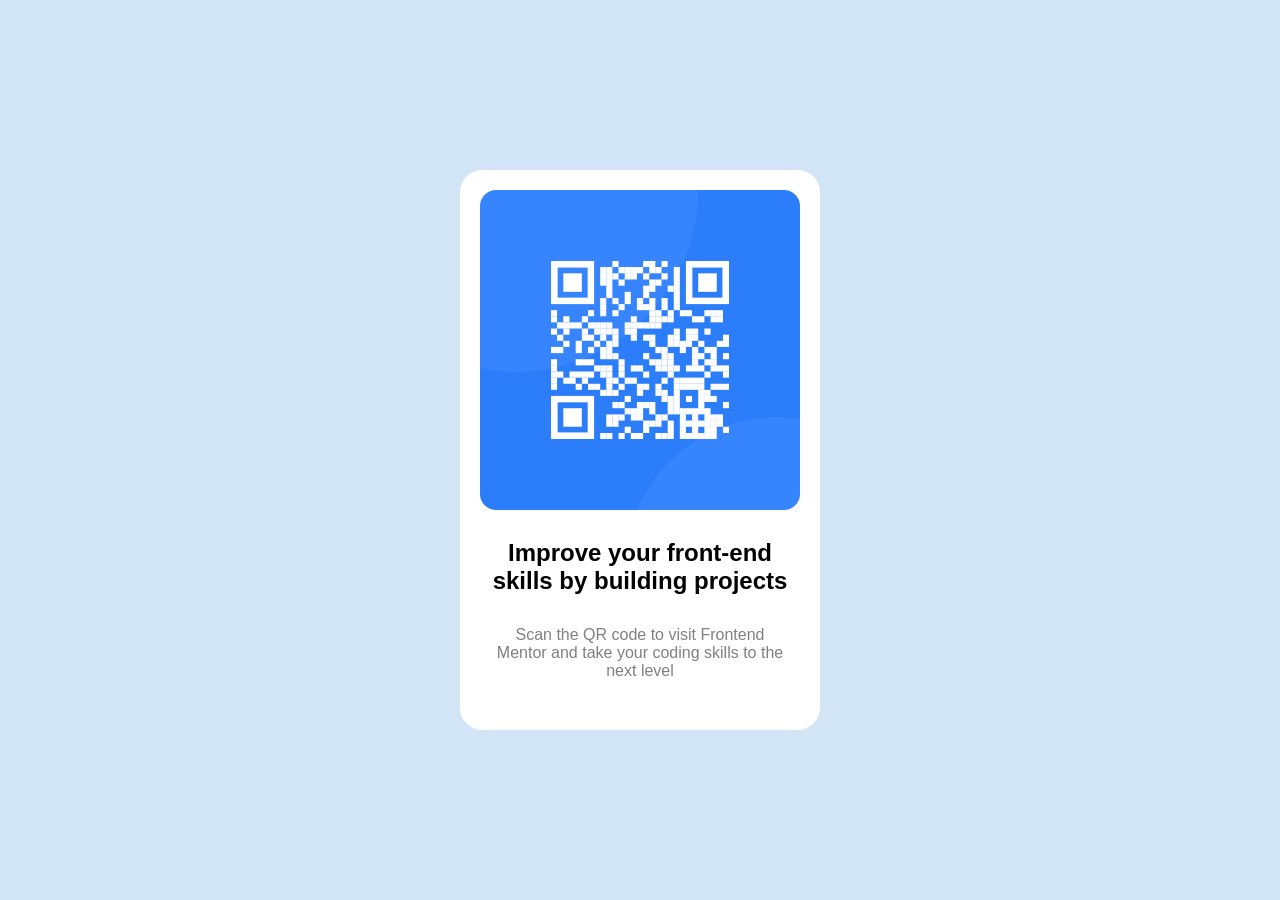
<file: index.html>
<!DOCTYPE html>
<html lang="en">
<head>
    <meta charset="UTF-8">
    <meta name="viewport" content="width=device-width, initial-scale=1.0">
    <title>qr-code</title>
    <link rel="stylesheet" href="/css/style.css">
</head>
<body>

    <main class="qr-section">

        <div>
            <img class="image-qr-code" src="/img/image-qr-code.png" alt="qr-code">
        </div>

        <div class="main">
            <p class="p-main">Improve your front-end <br> skills by building projects</p>
        </div>

        <div class="information">
            <p class="p-information">Scan the QR code to visit Frontend <br> Mentor and take your coding skills to the next level</p>
        </div>

    </main>
    
</body>
</html>
</file>
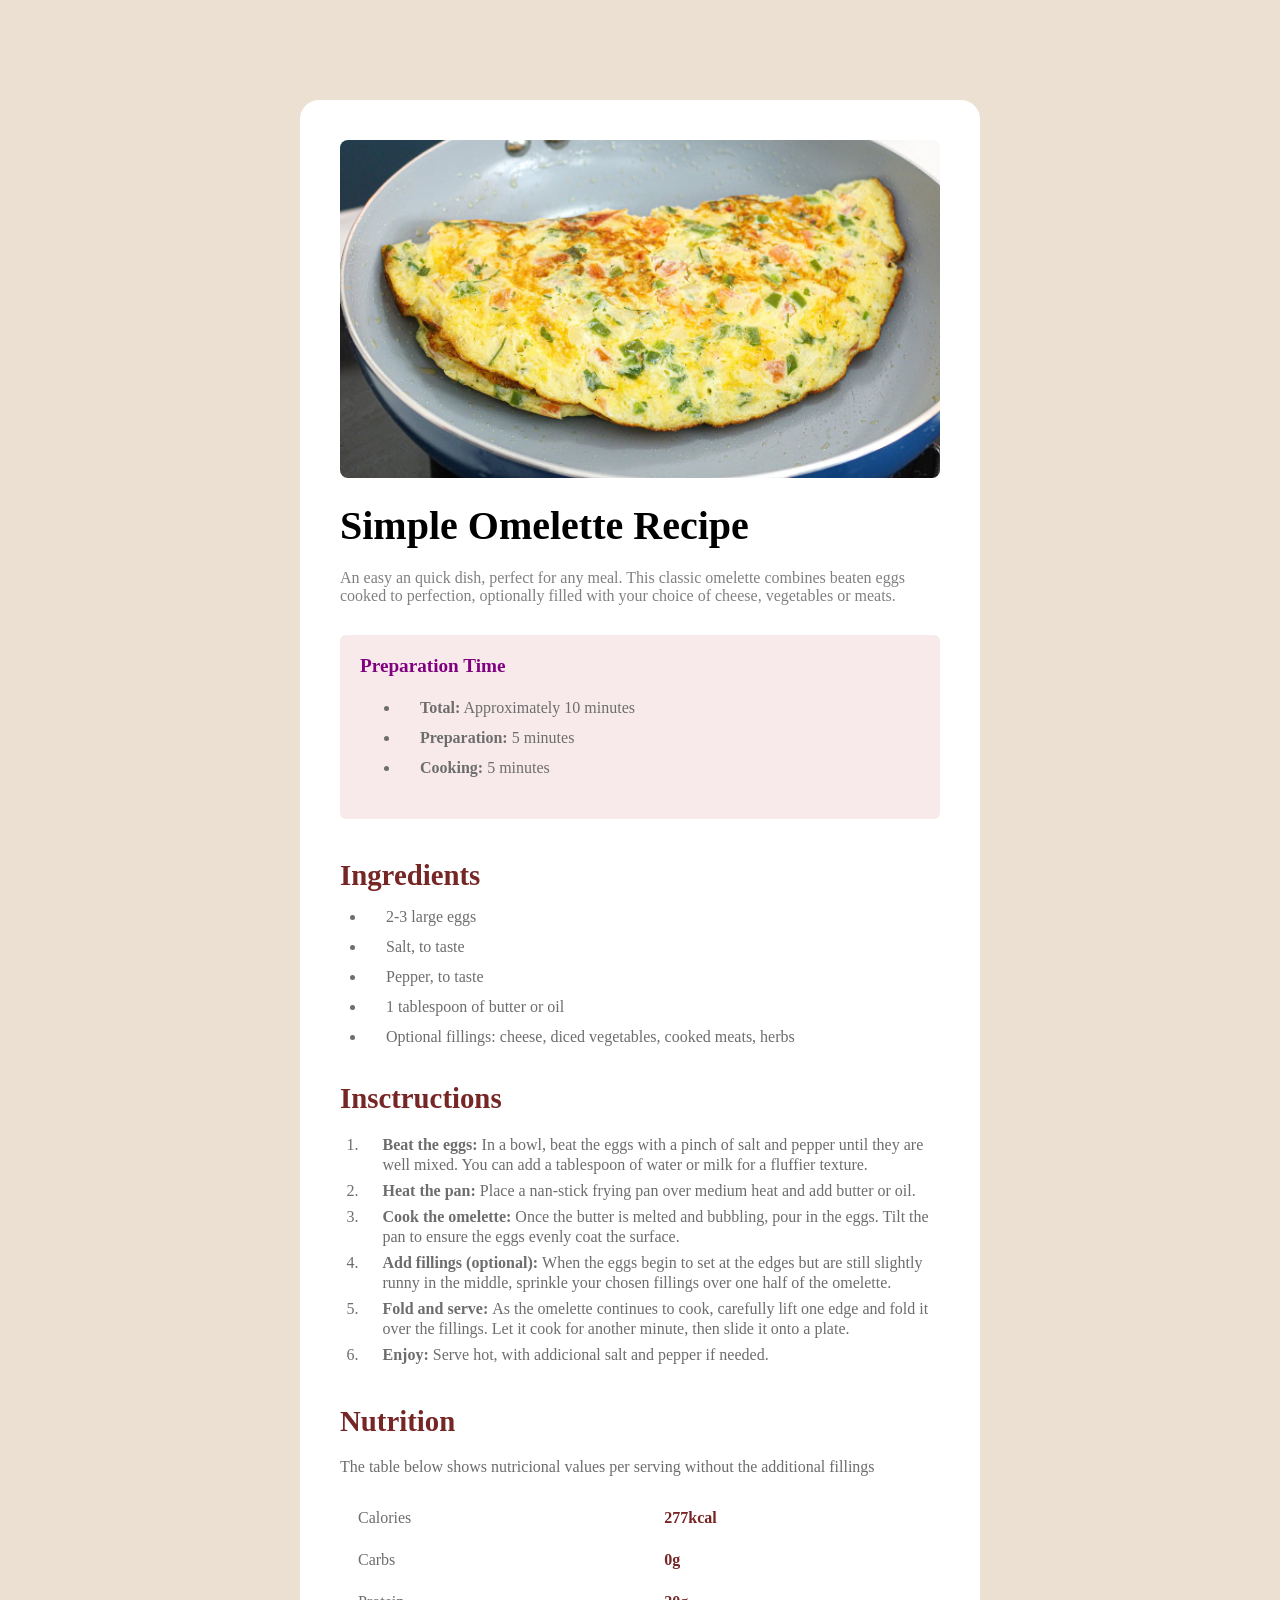
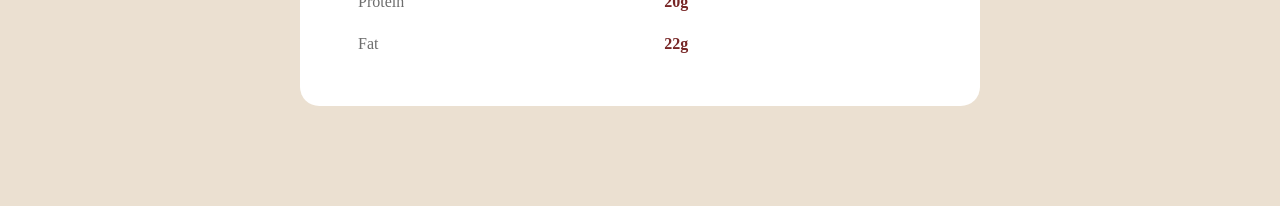
<file: omellete-recipe/index.html>
<!DOCTYPE html>
<html lang="pt-br">
<head>
    <meta charset="UTF-8">
    <meta name="viewport" content="width=device-width, initial-scale=1.0">
    <title>Simple Omelette Recipe</title>
    <link rel="stylesheet" href="css/style.css">
</head>
<body>

<main class="principal">
    <div>
        <img src="omelette.jpg" alt="Omelette da Receita">
    </div>

    <section class="preparation" aria-label="preparation">

        <h1 class="recipe-title">Simple Omelette Recipe</h1>

        <p class="recipe-description">An easy an quick dish, perfect for any meal. This classic omelette combines beaten eggs cooked to perfection, optionally filled with your choice of cheese, vegetables
            or meats.
        </p>

    <div class="preparation-time">
        <span class="recipe-preparation"> <strong>Preparation Time</strong></span>

        <ul class="describe-preparation">
            <li><strong>Total:</strong> Approximately 10 minutes</li>
            <li><strong>Preparation:</strong> 5 minutes</li>
            <li><strong>Cooking:</strong> 5 minutes</li>
        </ul>
    </div>
        
        <h2 class="recipe-instructions">Ingredients</h2>
    
        <ul class="ingredients-list">
            <li>2-3 large eggs</li>
            <li>Salt, to taste</li>
            <li>Pepper, to taste</li>
            <li>1 tablespoon of butter or oil</li>
            <li>Optional fillings: cheese, diced vegetables, cooked meats, herbs</li>
        </ul>
    </section>

    <section class="instructions" aria-label="instructions">

        <h2 class="recipe-instructions">Insctructions</h2>

        <ol class="instructions-list">
            <li><strong>Beat the eggs: </strong>In a bowl, beat the eggs with a pinch of salt and pepper until they are well mixed. 
                You can add a tablespoon of water or milk for a fluffier texture.</li>
            <li><strong>Heat the pan: </strong>Place a nan-stick frying pan over medium heat and add butter or oil.</li>
            <li><strong>Cook the omelette: </strong> Once the butter is melted and bubbling, pour in the eggs. Tilt the pan to ensure
            the eggs evenly coat the surface.</li>
            <li><strong>Add fillings (optional): </strong>When the eggs begin to set at the edges but are still slightly runny in the middle,
            sprinkle your chosen fillings over one half of the omelette.</li>
            <li><strong>Fold and serve: </strong>As the omelette continues to cook, carefully lift one edge and fold it over the fillings.
            Let it cook for another minute, then slide it onto a plate.</li>
            <li><strong>Enjoy: </strong>Serve hot, with addicional salt and pepper if needed.</li>
        </ol>

    </section>

    <section class="nutrition" aria-label="nutrition">

        <h2 class="recipe-instructions">Nutrition</h2>

        <p>The table below shows nutricional values per serving without the additional fillings</p>

        <table class="table-instructions">
            <thead>
                <th></th>
                <th></th>
            </thead>
            <tbody>
            <tr>
                <td class="colunm-1">Calories</td>
                <td class="colunm-2">277kcal</td>
            </tr>
            <tr>
                <td class="colunm-1">Carbs</td>
                <td class="colunm-2">0g</td>
            </tr>
            <tr>
                <td class="colunm-1">Protein</td>
                <td class="colunm-2">20g</td>
            </tr>
            <tr>
                <td class="colunm-1">Fat</td>
                <td class="colunm-2">22g</td>
            </tr>
        </tbody>
        </table>

    </section>
</main>



    
</body>
</html>
</file>
<file: css/style.css>
body {
    margin: 0;
    min-height: 100vh;
    background-color: rgb(210, 229, 247);
    font-family: sans-serif;
    display: flex;
    justify-content: center;
    align-items: center;
}


.qr-section{
    max-width: 20rem;
    height: 520px;
    padding: 20px;
    background-color: white;
    border-radius: 1.4rem;
    justify-content: center;
    align-items: center;
}

p {
    font-size: 1.5rem;
}

.p-main {
    font-weight: bold;
    text-align: center;
    padding: 5px;
}

.p-information {
    text-align: center;
    color: gray;
    font-size: 1rem;
    padding: 2px;
}

.image-qr-code{
    max-width: 100%;
    max-height: 20rem;
    display: block;
    justify-self: center;
    border-radius: 1rem;
}
</file>
<file: omellete-recipe/css/style.css>
@import url(global.css);
@import url(preparation.css);
@import url(ingredients.css);
@import url(instructions.css);
@import url(nutrition.css);
</file>
